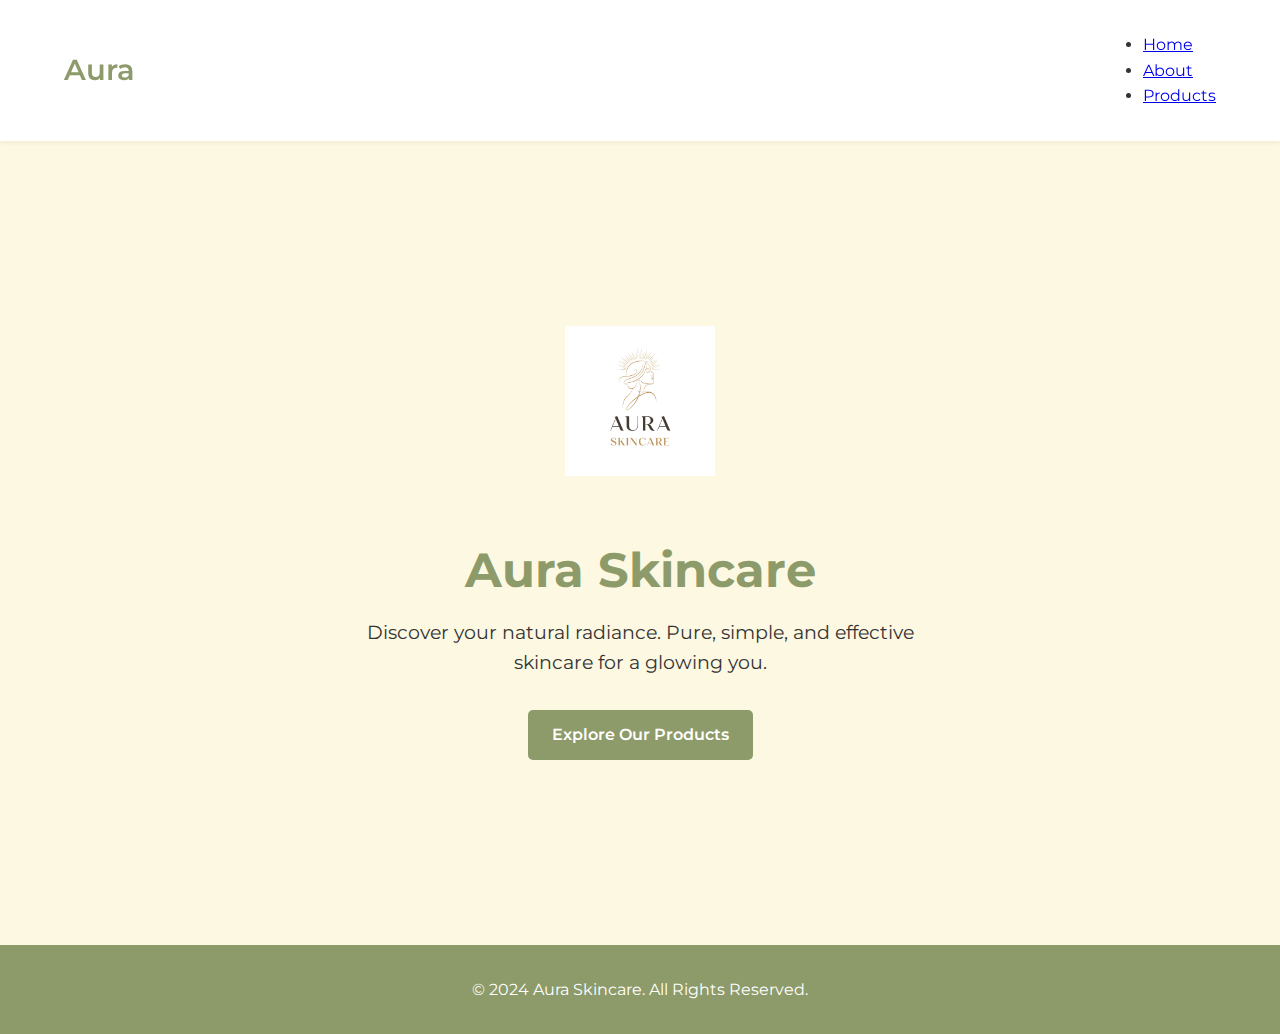
<file: index.html>
<!DOCTYPE html>
<html lang="en">
<head>
    <meta charset="UTF-8">
    <meta name="viewport" content="width=device-width, initial-scale=1.0">
    <title>Aura Skincare - Home</title>
    <link rel="stylesheet" href="css/style.css">
</head>
<body>
    <header>
        <nav>
            <a href="index.html" class="logo">Aura</a>
            <ul>
                <li><a href="index.html" class="active">Home</a></li>
                <li><a href="about.html">About</a></li>
                <li><a href="products1.html">Products</a></li>
            </ul>
        </nav>
    </header>

    <main class="home-main">
        <div class="hero">
            <!-- Make sure to place your logo in an 'images' folder -->
            <img src="images/logo.jfif" alt="Aura Skincare Logo" class="hero-logo">
            <h1>Aura Skincare</h1>
            <p>Discover your natural radiance. Pure, simple, and effective skincare for a glowing you.</p>
            <a href="products1.html" class="cta-button">Explore Our Products</a>
        </div>
    </main>

    <footer>
        <p>&copy; 2024 Aura Skincare. All Rights Reserved.</p>
    </footer>
</body>
</html>
</file>
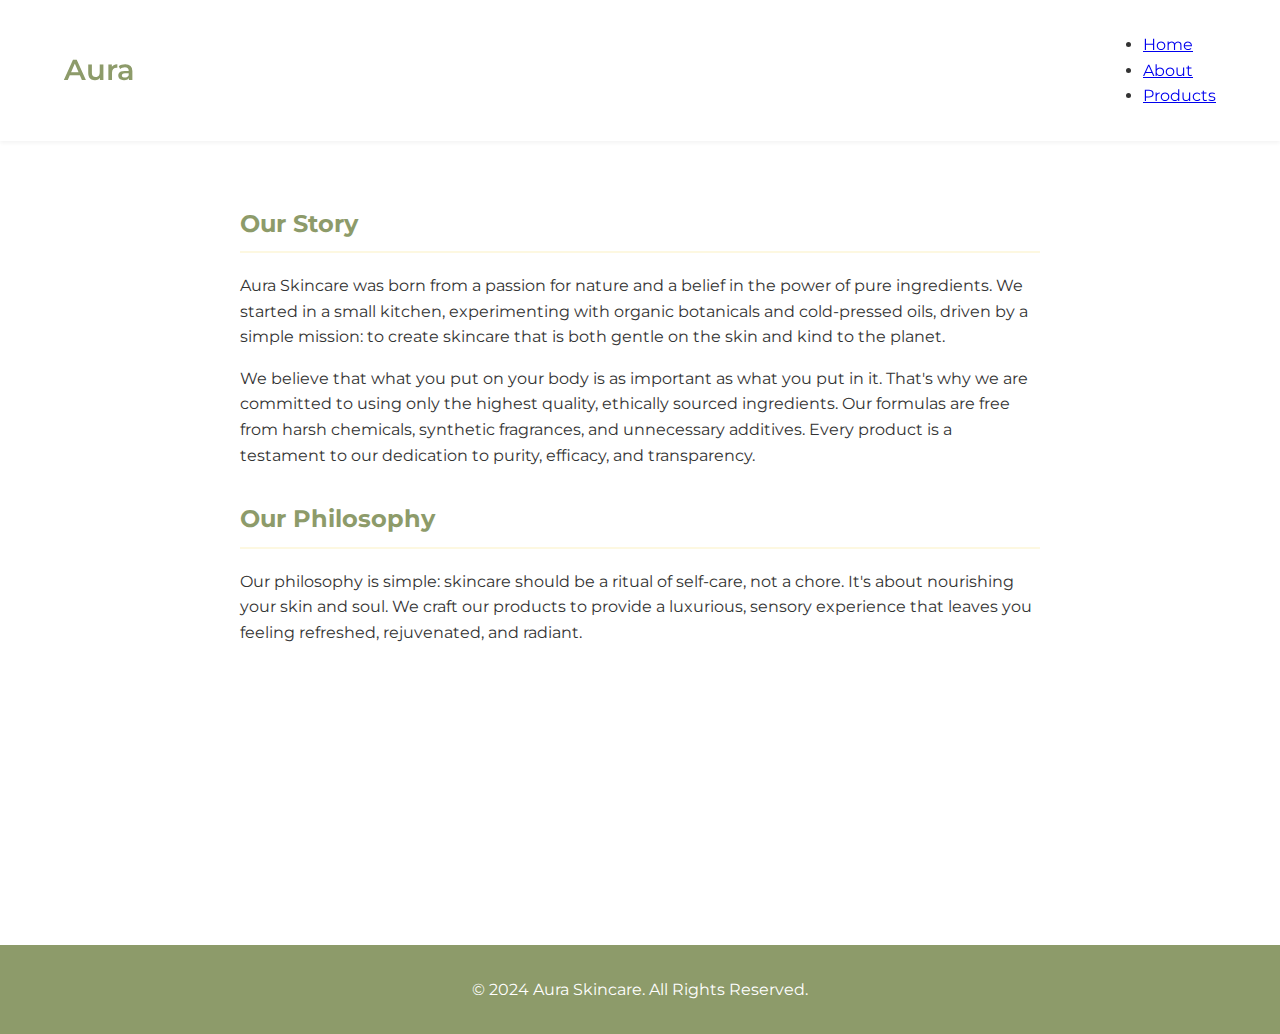
<file: about.html>
<!DOCTYPE html>
<html lang="en">
<head>
    <meta charset="UTF-8">
    <meta name="viewport" content="width=device-width, initial-scale=1.0">
    <title>About Aura Skincare</title>
    <link rel="stylesheet" href="css/style.css">
</head>
<body>
    <header>
        <nav>
            <a href="index.html" class="logo">Aura</a>
            <ul>
                <li><a href="index.html">Home</a></li>
                <li><a href="about.html" class="active">About</a></li>
                <li><a href="products1.html">Products</a></li>
            </ul>
        </nav>
    </header>

    <main class="about-main">
        <section class="about-content">
            <h2>Our Story</h2>
            <p>Aura Skincare was born from a passion for nature and a belief in the power of pure ingredients. We started in a small kitchen, experimenting with organic botanicals and cold-pressed oils, driven by a simple mission: to create skincare that is both gentle on the skin and kind to the planet.</p>
            <p>We believe that what you put on your body is as important as what you put in it. That's why we are committed to using only the highest quality, ethically sourced ingredients. Our formulas are free from harsh chemicals, synthetic fragrances, and unnecessary additives. Every product is a testament to our dedication to purity, efficacy, and transparency.</p>
            <h2>Our Philosophy</h2>
            <p>Our philosophy is simple: skincare should be a ritual of self-care, not a chore. It's about nourishing your skin and soul. We craft our products to provide a luxurious, sensory experience that leaves you feeling refreshed, rejuvenated, and radiant.</p>
        </section>
    </main>

    <footer>
        <p>&copy; 2024 Aura Skincare. All Rights Reserved.</p>
    </footer>
</body>
</html>
</file>
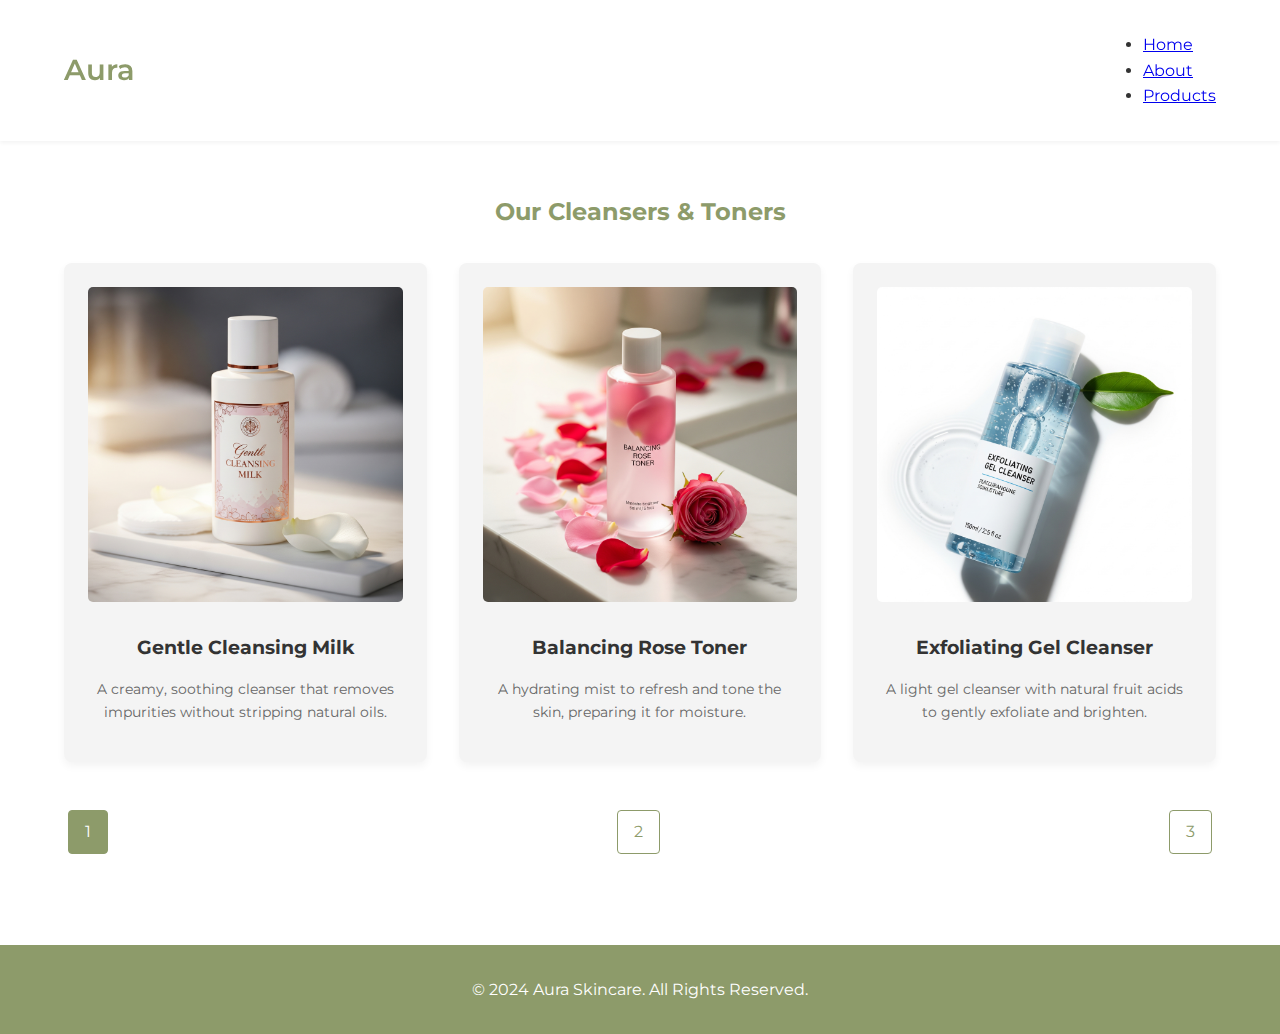
<file: products1.html>
<!DOCTYPE html>
<html lang="en">
<head>
    <meta charset="UTF-8">
    <meta name="viewport" content="width=device-width, initial-scale=1.0">
    <title>Our Products (Page 1) - Aura Skincare</title>
    <link rel="stylesheet" href="css/style.css">
</head>
<body>
    <header>
        <nav>
            <a href="index.html" class="logo">Aura</a>
            <ul>
                <li><a href="index.html">Home</a></li>
                <li><a href="about.html">About</a></li>
                <li><a href="products1.html" class="active">Products</a></li>
            </ul>
        </nav>
    </header>

    <main class="products-main">
        <h2>Our Cleansers & Toners</h2>
        <div class="product-grid">
            <!-- Product 1 -->
            <div class="product-card">
                <img src="images/Cleansing_Milk.jfif" alt="Gentle Cleansing Milk">
                <h3>Gentle Cleansing Milk</h3>
                <p>A creamy, soothing cleanser that removes impurities without stripping natural oils.</p>
            </div>
            <!-- Product 2 -->
            <div class="product-card">
                <img src="images/Rose_Toner.jfif" alt="Balancing Rose Toner">
                <h3>Balancing Rose Toner</h3>
                <p>A hydrating mist to refresh and tone the skin, preparing it for moisture.</p>
            </div>
            <!-- Product 3 -->
            <div class="product-card">
                <img src="images/Efoliating_Gel.jfif" alt="Exfoliating Gel Cleanser">
                <h3>Exfoliating Gel Cleanser</h3>
                <p>A light gel cleanser with natural fruit acids to gently exfoliate and brighten.</p>
            </div>
        </div>

        <nav class="pagination">
            <a href="products1.html" class="active">1</a>
            <a href="products2.html">2</a>
            <a href="products3.html">3</a>
        </nav>
    </main>

    <footer>
        <p>&copy; 2024 Aura Skincare. All Rights Reserved.</p>
    </footer>
</body>
</html>
</file>
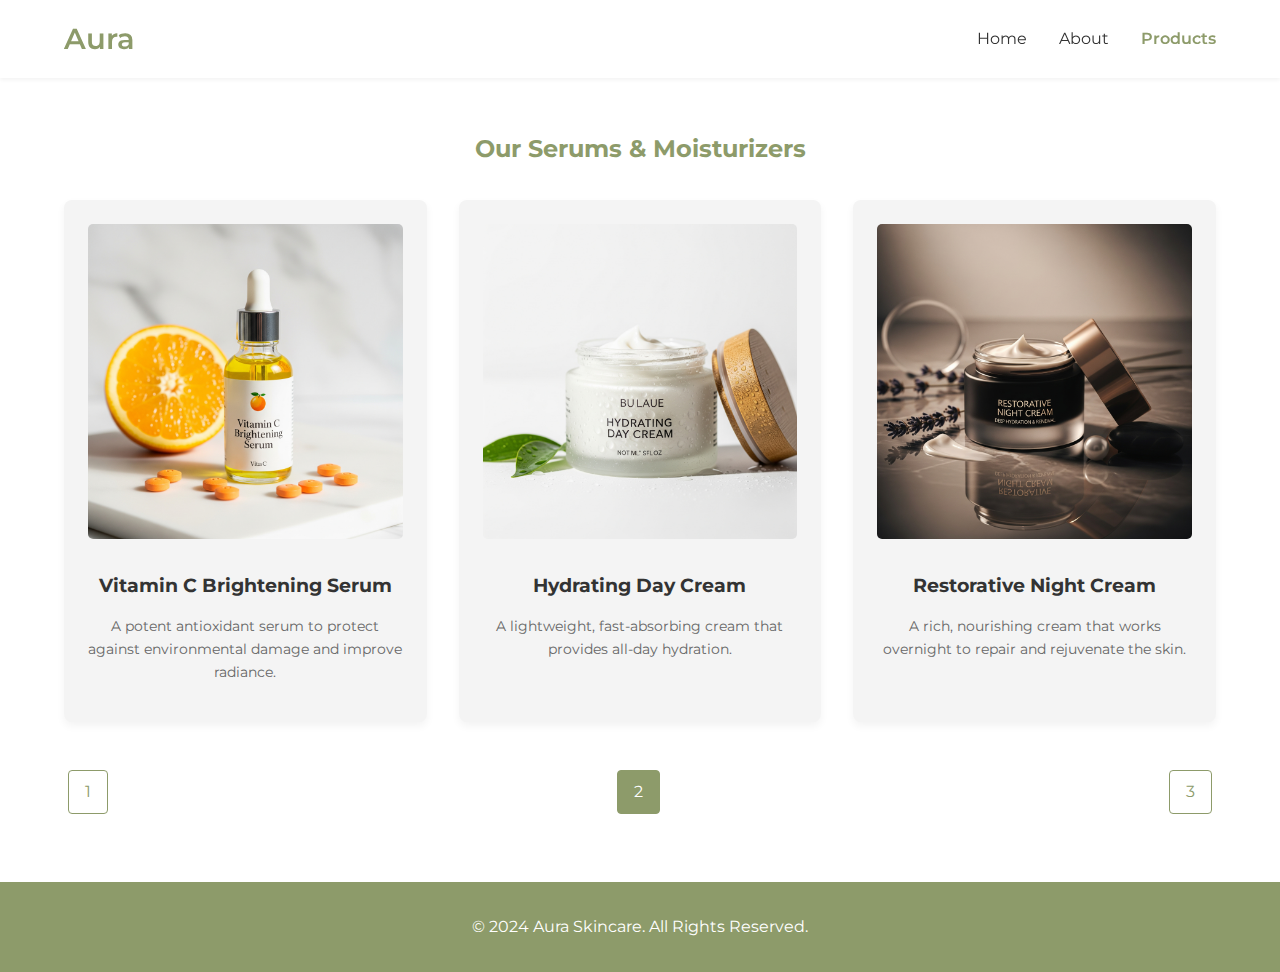
<file: products2.html>
<!DOCTYPE html>
<html lang="en">
<head>
    <meta charset="UTF-8">
    <meta name="viewport" content="width=device-width, initial-scale=1.0">
    <title>Our Products (Page 2) - Aura Skincare</title>
    <link rel="stylesheet" href="css/style.css">
</head>
<body>
    <header>
        <nav>
            <a href="index.html" class="logo">Aura</a>
            <ul class="nav-links">
                <li><a href="index.html">Home</a></li>
                <li><a href="about.html">About</a></li>
                <li><a href="products1.html" class="active">Products</a></li>
            </ul>
            <div class="hamburger">
                <div class="line line1"></div>
                <div class="line line2"></div>
                <div class="line line3"></div>
            </div>
        </nav>
    </header>

    <main class="products-main">
        <h2>Our Serums & Moisturizers</h2>
        <div class="product-grid">
            <!-- Product 4 -->
            <div class="product-card">
                <img src="images/Vitamin_C.jfif" alt="Vitamin C Brightening Serum">
                <h3>Vitamin C Brightening Serum</h3>
                <p>A potent antioxidant serum to protect against environmental damage and improve radiance.</p>
            </div>
            <!-- Product 5 -->
            <div class="product-card">
                <img src="images/hydrating_day.jfif" alt="Hydrating Day Cream">
                <h3>Hydrating Day Cream</h3>
                <p>A lightweight, fast-absorbing cream that provides all-day hydration.</p>
            </div>
            <!-- Product 6 -->
            <div class="product-card">
                <img src="images/restorative_cream.jfif" alt="Restorative Night Cream">
                <h3>Restorative Night Cream</h3>
                <p>A rich, nourishing cream that works overnight to repair and rejuvenate the skin.</p>
            </div>
        </div>

        <nav class="pagination">
            <a href="products1.html">1</a>
            <a href="products2.html" class="active">2</a>
            <a href="products3.html">3</a>
        </nav>
    </main>

    <footer>
        <p>&copy; 2024 Aura Skincare. All Rights Reserved.</p>
    </footer>

    <script src="js/main.js"></script>
</body>
</html>
</file>
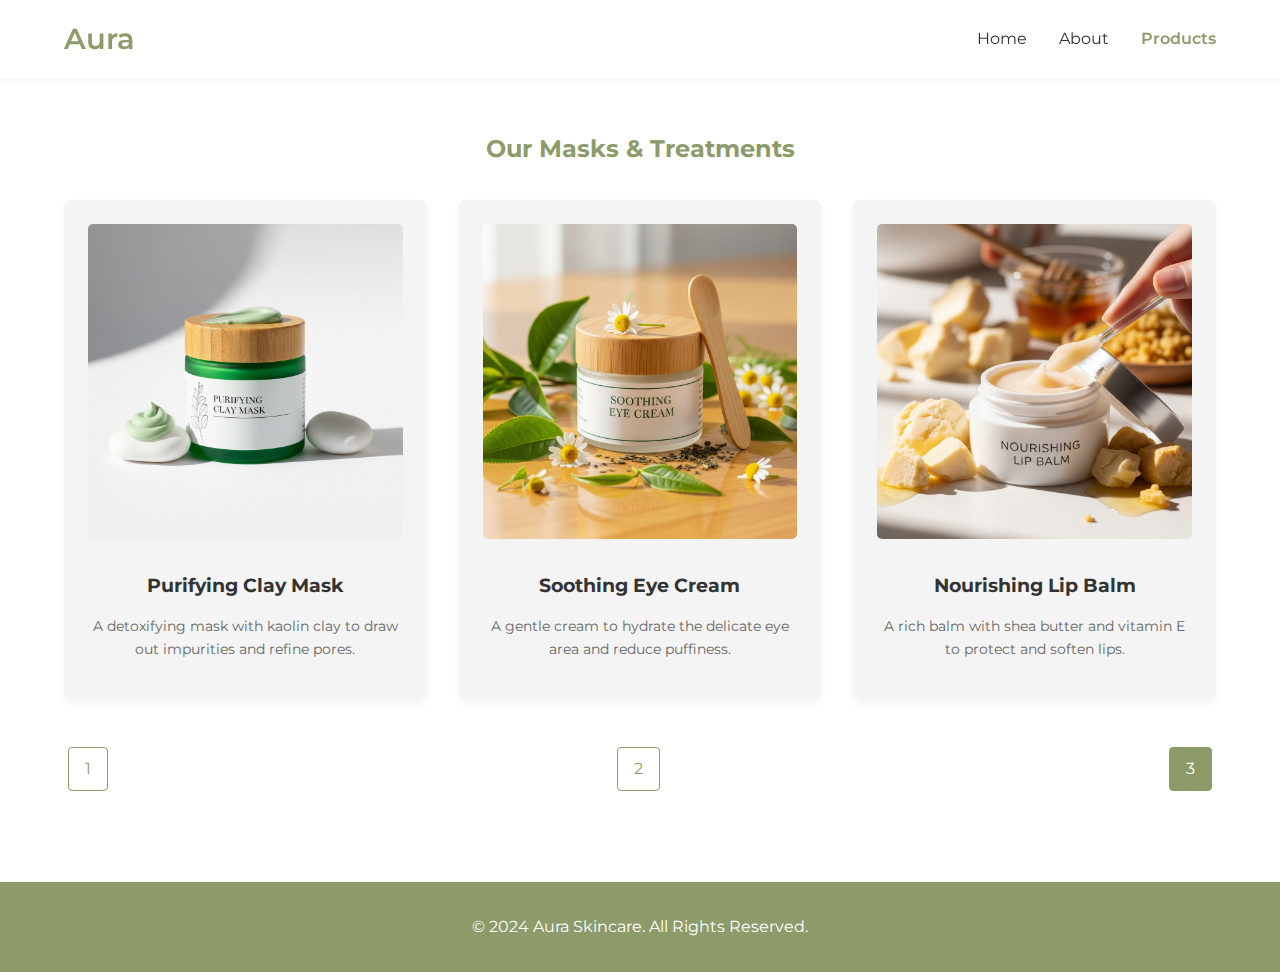
<file: products3.html>
<!DOCTYPE html>
<html lang="en">
<head>
    <meta charset="UTF-8">
    <meta name="viewport" content="width=device-width, initial-scale=1.0">
    <title>Our Products (Page 3) - Aura Skincare</title>
    <link rel="stylesheet" href="css/style.css">
</head>
<body>
    <header>
        <nav>
            <a href="index.html" class="logo">Aura</a>
            <ul class="nav-links">
                <li><a href="index.html">Home</a></li>
                <li><a href="about.html">About</a></li>
                <li><a href="products1.html" class="active">Products</a></li>
            </ul>
            <div class="hamburger">
                <div class="line line1"></div>
                <div class="line line2"></div>
                <div class="line line3"></div>
            </div>
        </nav>
    </header>

    <main class="products-main">
        <h2>Our Masks & Treatments</h2>
        <div class="product-grid">
            <!-- Product 7 -->
            <div class="product-card">
                <img src="images/purifying_clay.jfif" alt="Purifying Clay Mask">
                <h3>Purifying Clay Mask</h3>
                <p>A detoxifying mask with kaolin clay to draw out impurities and refine pores.</p>
            </div>
            <!-- Product 8 -->
            <div class="product-card">
                <img src="images/Soothing_eye_cream.jfif" alt="Soothing Eye Cream">
                <h3>Soothing Eye Cream</h3>
                <p>A gentle cream to hydrate the delicate eye area and reduce puffiness.</p>
            </div>
            <!-- Product 9 -->
            <div class="product-card">
                <img src="images/Lip_balm.jfif" alt="Nourishing Lip Balm">
                <h3>Nourishing Lip Balm</h3>
                <p>A rich balm with shea butter and vitamin E to protect and soften lips.</p>
            </div>
        </div>

        <nav class="pagination">
            <a href="products1.html">1</a>
            <a href="products2.html">2</a>
            <a href="products3.html" class="active">3</a>
        </nav>
    </main>

    <footer>
        <p>&copy; 2024 Aura Skincare. All Rights Reserved.</p>
    </footer>

    <script src="js/main.js"></script>
</body>
</html>
</file>
<file: css/style.css>
/* General Body & Font Styles */
@import url('https://fonts.googleapis.com/css2?family=Montserrat:wght@300;400;600&display=swap');

:root {
    --primary-color: #8D9B6A; /* A soft, earthy green */
    --secondary-color: #FDF8E1; /* A creamy off-white */
    --text-color: #333;
    --light-gray: #f4f4f4;
    --white: #fff;
}

body {
    font-family: 'Montserrat', sans-serif;
    margin: 0;
    padding: 0;
    background-color: var(--white);
    color: var(--text-color);
    line-height: 1.6;
}

/* Header & Navigation */
header {
    background-color: var(--white);
    box-shadow: 0 2px 4px rgba(0,0,0,0.05);
    padding: 1rem 5%;
    position: sticky;
    top: 0;
    z-index: 1000;
}

nav {
    display: flex;
    justify-content: space-between;
    align-items: center;
}

nav .logo {
    font-size: 1.8rem;
    font-weight: 600;
    color: var(--primary-color);
    text-decoration: none;
}

nav .nav-links {
    list-style: none;
    margin: 0;
    padding: 0;
    display: flex;
    gap: 2rem;
}

nav .nav-links li a {
    text-decoration: none;
    color: var(--text-color);
    font-weight: 400;
    transition: color 0.3s ease;
}

nav .nav-links li a:hover,
nav .nav-links li a.active {
    color: var(--primary-color);
    font-weight: 600;
}

.hamburger {
    display: none;
    cursor: pointer;
}

.hamburger .line {
    width: 25px;
    height: 3px;
    background-color: var(--text-color);
    margin: 5px;
    transition: all 0.3s ease;
}

/* Main Content */
main {
    padding: 2rem 5%;
    min-height: calc(100vh - 160px); /* Adjust based on header/footer height */
}

/* Home Page Specifics */
.home-main {
    display: flex;
    justify-content: center;
    align-items: center;
    text-align: center;
    background-color: var(--secondary-color);
}

.hero .hero-logo {
    max-width: 150px;
    margin-bottom: 1rem;
}

.hero h1 {
    font-size: 3rem;
    margin-bottom: 0.5rem;
    color: var(--primary-color);
}

.hero p {
    font-size: 1.2rem;
    max-width: 600px;
    margin: 0 auto 2rem;
}

.cta-button {
    display: inline-block;
    background-color: var(--primary-color);
    color: var(--white);
    padding: 12px 24px;
    border-radius: 5px;
    text-decoration: none;
    font-weight: 600;
    transition: background-color 0.3s ease;
}

.cta-button:hover {
    background-color: #7a8a5b; /* Darker shade of primary */
}

/* About Page Specifics */
.about-main {
    max-width: 800px;
    margin: 0 auto;
}

.about-content h2 {
    color: var(--primary-color);
    border-bottom: 2px solid var(--secondary-color);
    padding-bottom: 0.5rem;
    margin-top: 2rem;
}

/* Products Page Specifics */
.products-main h2 {
    text-align: center;
    color: var(--primary-color);
    margin-bottom: 2rem;
}

.product-grid {
    display: grid;
    grid-template-columns: repeat(auto-fit, minmax(280px, 1fr));
    gap: 2rem;
    margin-bottom: 3rem;
}

.product-card {
    background-color: var(--light-gray);
    border-radius: 8px;
    overflow: hidden;
    text-align: center;
    padding: 1.5rem;
    box-shadow: 0 4px 8px rgba(0,0,0,0.05);
    transition: transform 0.3s ease, box-shadow 0.3s ease;
}

.product-card:hover {
    transform: translateY(-5px);
    box-shadow: 0 6px 12px rgba(0,0,0,0.1);
}

.product-card img {
    max-width: 100%;
    height: auto;
    border-radius: 5px;
    margin-bottom: 1rem;
}

.product-card h3 {
    margin: 0.5rem 0;
}

.product-card p {
    font-size: 0.9rem;
    color: #666;
}

/* Pagination */
.pagination {
    text-align: center;
}

.pagination a {
    color: var(--primary-color);
    padding: 8px 16px;
    text-decoration: none;
    transition: background-color .3s;
    border: 1px solid var(--primary-color);
    margin: 0 4px;
    border-radius: 4px;
}

.pagination a.active {
    background-color: var(--primary-color);
    color: white;
}

.pagination a:hover:not(.active) {
    background-color: var(--secondary-color);
}


/* Footer */
footer {
    background-color: var(--primary-color);
    color: var(--white);
    text-align: center;
    padding: 1rem 5%;
}

/* Responsive Design */
@media (max-width: 768px) {
    body {
        overflow-x: hidden;
    }

    .nav-links {
        position: fixed;
        right: 0px;
        top: 70px; /* Adjust if header height changes */
        background-color: var(--white);
        height: calc(100vh - 70px);
        display: flex;
        flex-direction: column;
        align-items: center;
        width: 60%;
        transform: translateX(100%);
        transition: transform 0.5s ease-in;
        box-shadow: -2px 0px 5px rgba(0,0,0,0.1);
        padding-top: 2rem;
        gap: 1rem;
    }

    .nav-links li {
        opacity: 0;
    }

    .nav-links.nav-active {
        transform: translateX(0%);
    }

    .hamburger {
        display: block;
    }

    .toggle .line1 {
        transform: rotate(-45deg) translate(-5px, 6px);
    }
    .toggle .line2 {
        opacity: 0;
    }
    .toggle .line3 {
        transform: rotate(45deg) translate(-5px, -6px);
    }

    .hero h1 {
        font-size: 2.5rem;
    }

    .hero p {
        font-size: 1rem;
    }
}

@keyframes navLinkFade {
    from {
        opacity: 0;
        transform: translateX(50px);
    }
    to {
        opacity: 1;
        transform: translateX(0px);
    }
}
</file>
